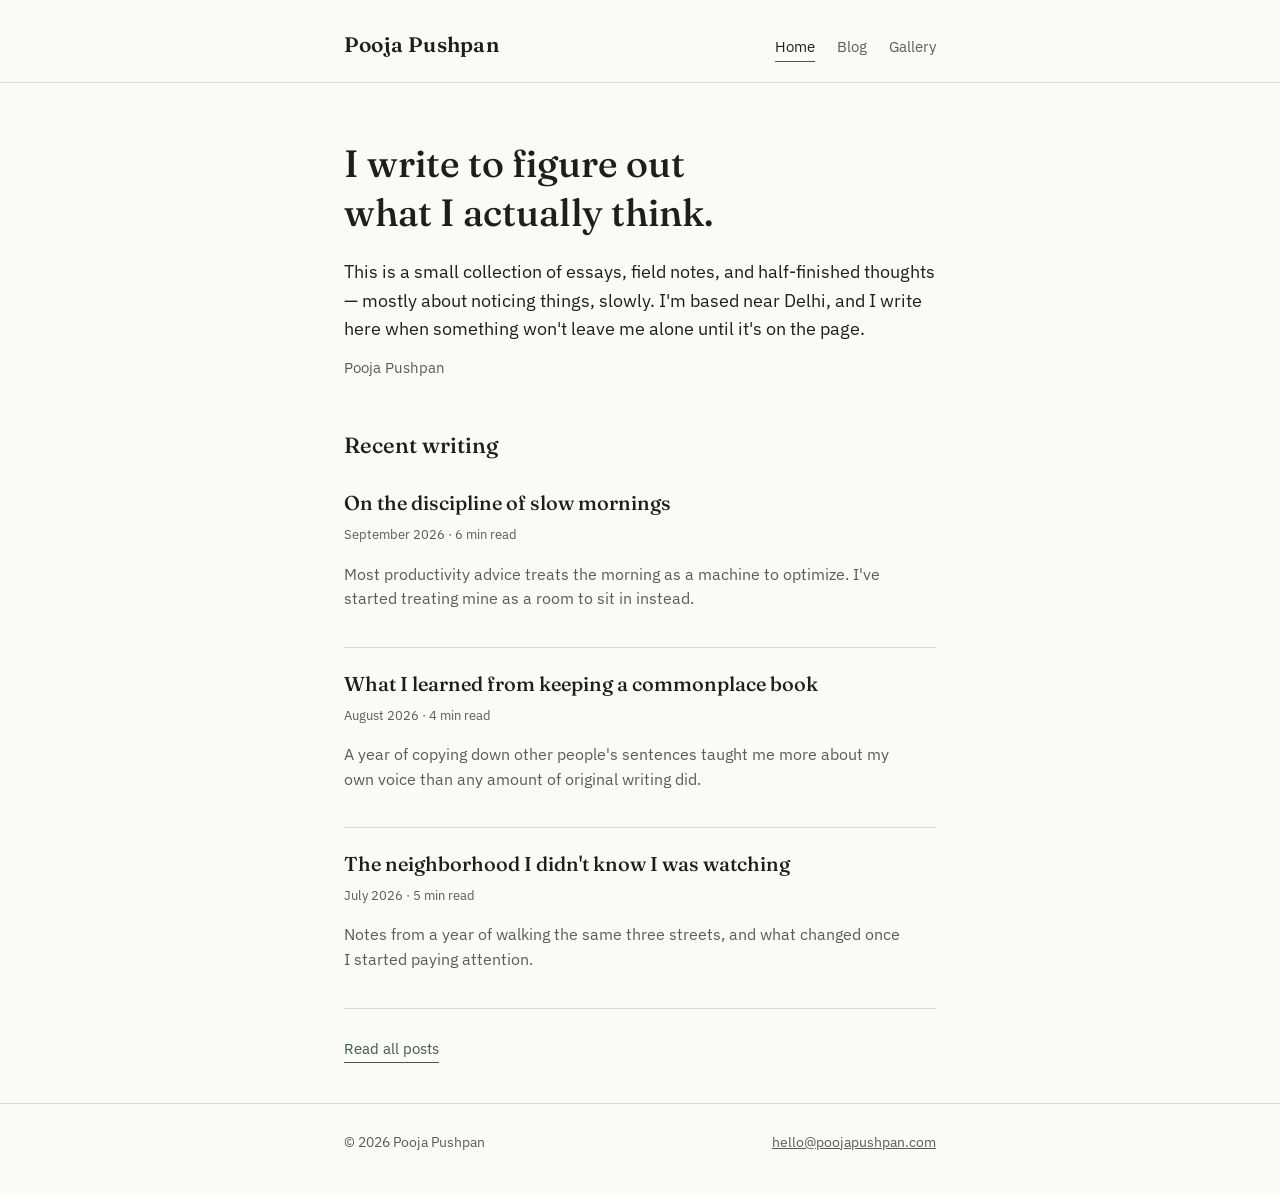
<file: index.html>
<!DOCTYPE html>
<html lang="en">
<head>
<meta charset="UTF-8">
<meta name="viewport" content="width=device-width, initial-scale=1.0">
<title>Pooja Pushpan — Writing</title>
<meta name="description" content="Essays and notes by Pooja Pushpan.">
<link rel="stylesheet" href="css/style.css">
</head>
<body>

<header class="site-header">
  <div class="header-inner">
    <a href="index.html" class="wordmark">Pooja Pushpan</a>
    <nav class="site-nav" aria-label="Primary">
      <a href="index.html" aria-current="page">Home</a>
      <a href="blog.html">Blog</a>
      <a href="gallery.html">Gallery</a>
    </nav>
  </div>
</header>

<main class="narrow">
  <div class="wrap">

    <section class="intro reduced-motion-fade">
      <h1>I write to figure out what I actually think.</h1>
      <p>This is a small collection of essays, field notes, and half-finished thoughts — mostly about noticing things, slowly. I'm based near Delhi, and I write here when something won't leave me alone until it's on the page.</p>
      <p class="byline">Pooja Pushpan</p>
    </section>

    <h2 class="section-heading">Recent writing</h2>
    <ul class="post-list">
      <li>
        <a class="post-title" href="post-slow-mornings.html">On the discipline of slow mornings</a>
        <div class="post-meta">September 2026 · 6 min read</div>
        <p class="post-excerpt">Most productivity advice treats the morning as a machine to optimize. I've started treating mine as a room to sit in instead.</p>
      </li>
      <li>
        <a class="post-title" href="blog.html">What I learned from keeping a commonplace book</a>
        <div class="post-meta">August 2026 · 4 min read</div>
        <p class="post-excerpt">A year of copying down other people's sentences taught me more about my own voice than any amount of original writing did.</p>
      </li>
      <li>
        <a class="post-title" href="blog.html">The neighborhood I didn't know I was watching</a>
        <div class="post-meta">July 2026 · 5 min read</div>
        <p class="post-excerpt">Notes from a year of walking the same three streets, and what changed once I started paying attention.</p>
      </li>
    </ul>
    <a class="see-all" href="blog.html">Read all posts</a>

  </div>
</main>

<footer class="site-footer">
  <div class="wrap">
    <span>© 2026 Pooja Pushpan</span>
    <span><a href="mailto:hello@poojapushpan.com">hello@poojapushpan.com</a></span>
  </div>
</footer>

</body>
</html>
</file>
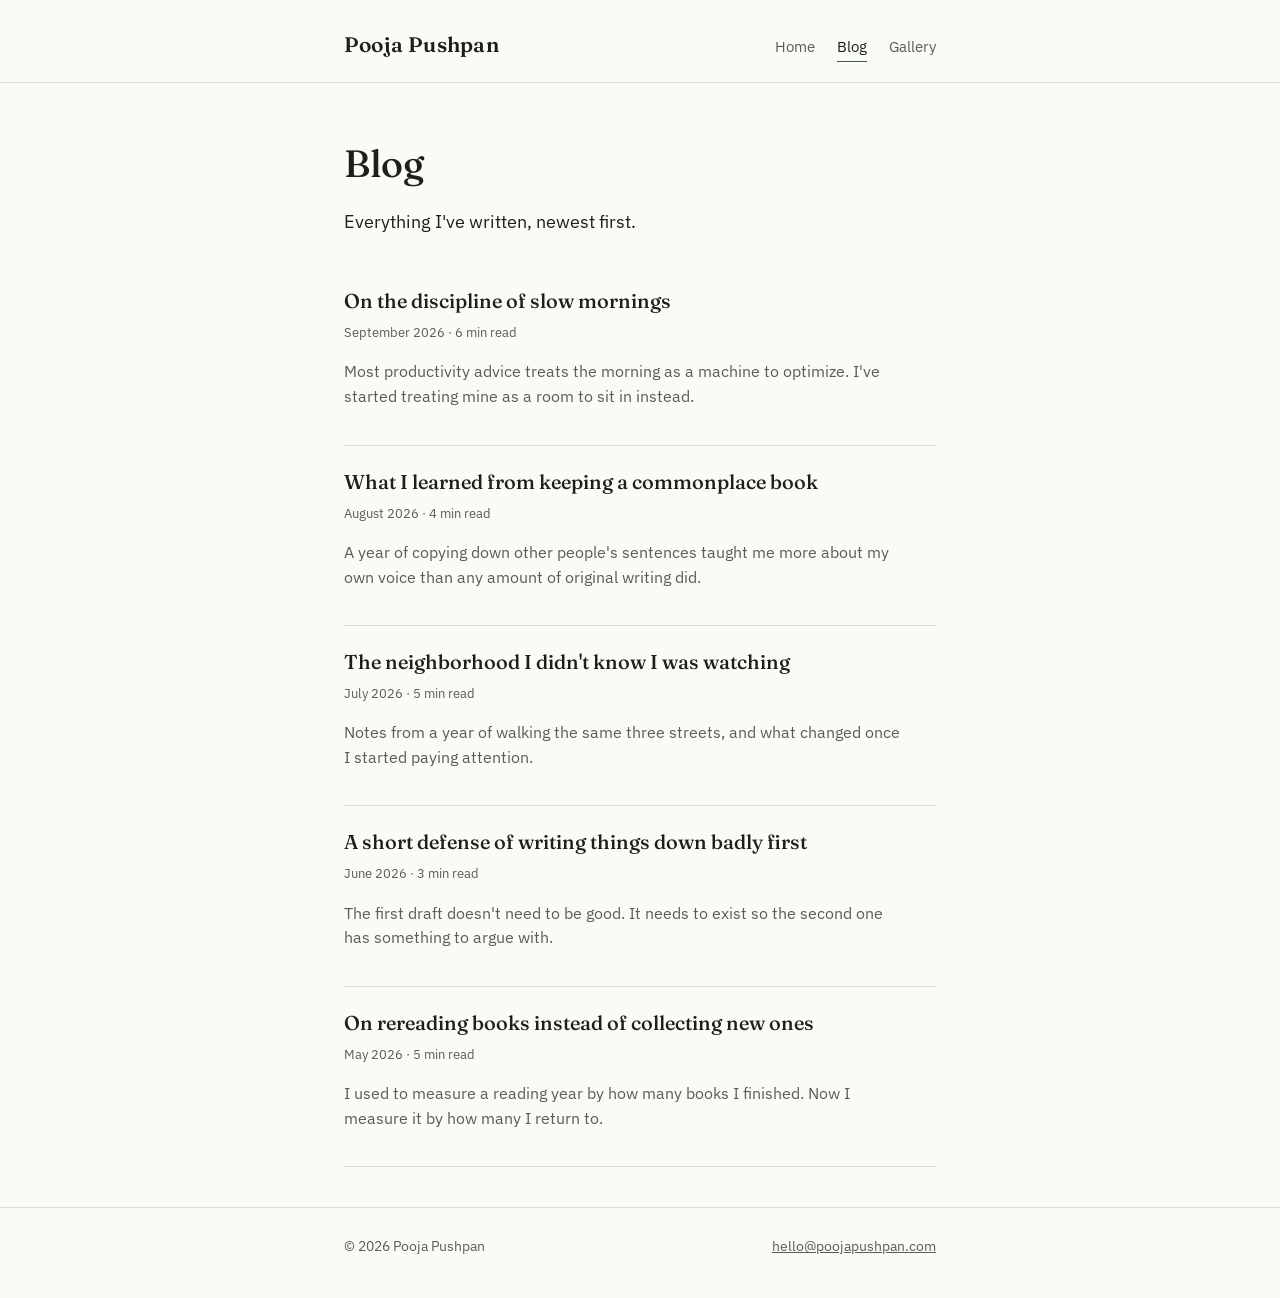
<file: blog.html>
<!DOCTYPE html>
<html lang="en">
<head>
<meta charset="UTF-8">
<meta name="viewport" content="width=device-width, initial-scale=1.0">
<title>Blog — Pooja Pushpan</title>
<meta name="description" content="All essays and posts by Pooja Pushpan.">
<link rel="stylesheet" href="css/style.css">
</head>
<body>

<header class="site-header">
  <div class="header-inner">
    <a href="index.html" class="wordmark">Pooja Pushpan</a>
    <nav class="site-nav" aria-label="Primary">
      <a href="index.html">Home</a>
      <a href="blog.html" aria-current="page">Blog</a>
      <a href="gallery.html">Gallery</a>
    </nav>
  </div>
</header>

<main class="narrow">
  <div class="wrap">

    <section class="intro reduced-motion-fade">
      <h1>Blog</h1>
      <p>Everything I've written, newest first.</p>
    </section>

    <ul class="post-list" style="margin-top: 48px;">
      <li>
        <a class="post-title" href="post-slow-mornings.html">On the discipline of slow mornings</a>
        <div class="post-meta">September 2026 · 6 min read</div>
        <p class="post-excerpt">Most productivity advice treats the morning as a machine to optimize. I've started treating mine as a room to sit in instead.</p>
      </li>
      <li>
        <a class="post-title" href="#">What I learned from keeping a commonplace book</a>
        <div class="post-meta">August 2026 · 4 min read</div>
        <p class="post-excerpt">A year of copying down other people's sentences taught me more about my own voice than any amount of original writing did.</p>
      </li>
      <li>
        <a class="post-title" href="#">The neighborhood I didn't know I was watching</a>
        <div class="post-meta">July 2026 · 5 min read</div>
        <p class="post-excerpt">Notes from a year of walking the same three streets, and what changed once I started paying attention.</p>
      </li>
      <li>
        <a class="post-title" href="#">A short defense of writing things down badly first</a>
        <div class="post-meta">June 2026 · 3 min read</div>
        <p class="post-excerpt">The first draft doesn't need to be good. It needs to exist so the second one has something to argue with.</p>
      </li>
      <li>
        <a class="post-title" href="#">On rereading books instead of collecting new ones</a>
        <div class="post-meta">May 2026 · 5 min read</div>
        <p class="post-excerpt">I used to measure a reading year by how many books I finished. Now I measure it by how many I return to.</p>
      </li>
    </ul>

  </div>
</main>

<footer class="site-footer">
  <div class="wrap">
    <span>© 2026 Pooja Pushpan</span>
    <span><a href="mailto:hello@poojapushpan.com">hello@poojapushpan.com</a></span>
  </div>
</footer>

</body>
</html>
</file>
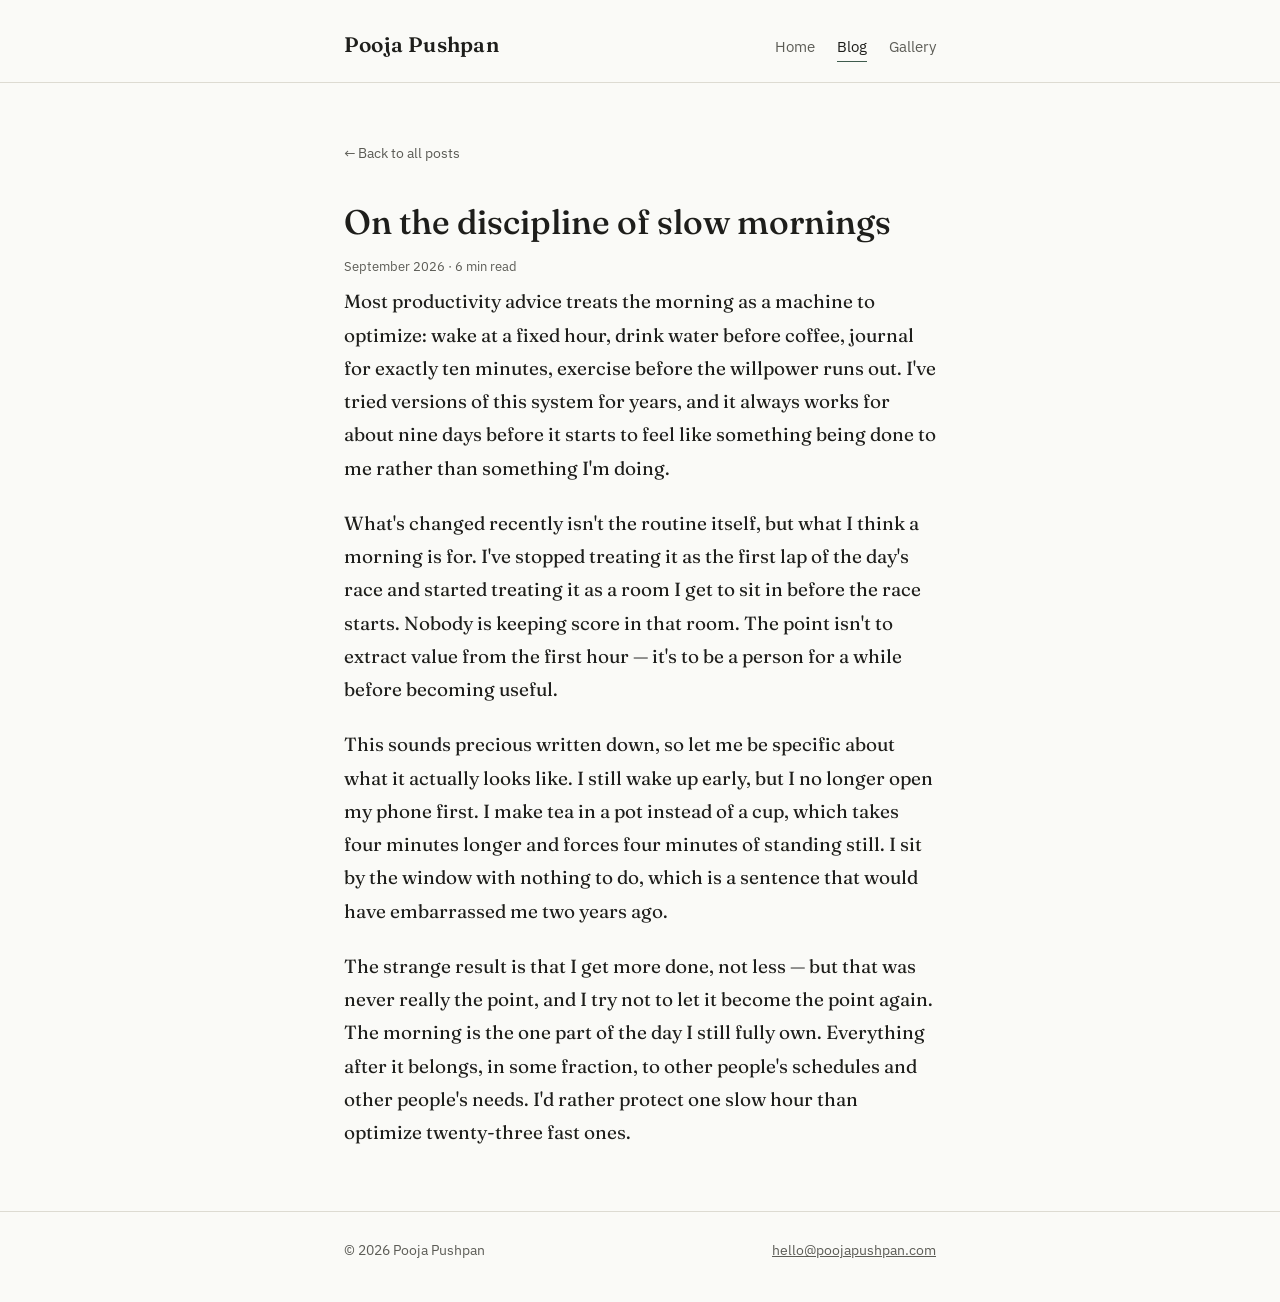
<file: post-slow-mornings.html>
<!DOCTYPE html>
<html lang="en">
<head>
<meta charset="UTF-8">
<meta name="viewport" content="width=device-width, initial-scale=1.0">
<title>On the discipline of slow mornings — Pooja Pushpan</title>
<meta name="description" content="Most productivity advice treats the morning as a machine to optimize. I've started treating mine as a room to sit in instead.">
<link rel="stylesheet" href="css/style.css">
</head>
<body>

<header class="site-header">
  <div class="header-inner">
    <a href="index.html" class="wordmark">Pooja Pushpan</a>
    <nav class="site-nav" aria-label="Primary">
      <a href="index.html">Home</a>
      <a href="blog.html" aria-current="page">Blog</a>
      <a href="gallery.html">Gallery</a>
    </nav>
  </div>
</header>

<main class="narrow">
  <div class="wrap">

    <a class="back-link" href="blog.html">← Back to all posts</a>

    <article>
      <header class="post-header">
        <h1>On the discipline of slow mornings</h1>
        <div class="post-meta">September 2026 · 6 min read</div>
      </header>

      <div class="post-body">
        <p>Most productivity advice treats the morning as a machine to optimize: wake at a fixed hour, drink water before coffee, journal for exactly ten minutes, exercise before the willpower runs out. I've tried versions of this system for years, and it always works for about nine days before it starts to feel like something being done to me rather than something I'm doing.</p>

        <p>What's changed recently isn't the routine itself, but what I think a morning is for. I've stopped treating it as the first lap of the day's race and started treating it as a room I get to sit in before the race starts. Nobody is keeping score in that room. The point isn't to extract value from the first hour — it's to be a person for a while before becoming useful.</p>

        <p>This sounds precious written down, so let me be specific about what it actually looks like. I still wake up early, but I no longer open my phone first. I make tea in a pot instead of a cup, which takes four minutes longer and forces four minutes of standing still. I sit by the window with nothing to do, which is a sentence that would have embarrassed me two years ago.</p>

        <p>The strange result is that I get more done, not less — but that was never really the point, and I try not to let it become the point again. The morning is the one part of the day I still fully own. Everything after it belongs, in some fraction, to other people's schedules and other people's needs. I'd rather protect one slow hour than optimize twenty-three fast ones.</p>
      </div>
    </article>

  </div>
</main>

<footer class="site-footer">
  <div class="wrap">
    <span>© 2026 Pooja Pushpan</span>
    <span><a href="mailto:hello@poojapushpan.com">hello@poojapushpan.com</a></span>
  </div>
</footer>

</body>
</html>
</file>
<file: css/style.css>
@import url('https://fonts.googleapis.com/css2?family=Fraunces:opsz,wght@9..144,400;9..144,500;9..144,600&family=IBM+Plex+Sans:wght@400;500&display=swap');

:root {
  --paper: #FAFAF7;
  --ink: #1E1E1B;
  --muted: #5C5C56;
  --accent: #3F5B4D;
  --line: #DDDBD2;
  --serif: 'Fraunces', Georgia, serif;
  --sans: 'IBM Plex Sans', -apple-system, sans-serif;
  --measure: 640px;
}

* { box-sizing: border-box; }

html { -webkit-text-size-adjust: 100%; }

body {
  margin: 0;
  background: var(--paper);
  color: var(--ink);
  font-family: var(--sans);
  font-size: 17px;
  line-height: 1.6;
}

a { color: inherit; }
a:focus-visible, button:focus-visible { outline: 2px solid var(--accent); outline-offset: 3px; }

.wrap {
  max-width: var(--measure);
  margin: 0 auto;
  padding: 0 24px;
}

/* Header */
header.site-header {
  border-bottom: 1px solid var(--line);
}

.header-inner {
  max-width: var(--measure);
  margin: 0 auto;
  padding: 28px 24px 20px;
  display: flex;
  justify-content: space-between;
  align-items: baseline;
  flex-wrap: wrap;
  gap: 12px;
}

.wordmark {
  font-family: var(--serif);
  font-size: 21px;
  font-weight: 600;
  text-decoration: none;
  letter-spacing: 0.01em;
}

nav.site-nav {
  display: flex;
  gap: 22px;
}

nav.site-nav a {
  font-size: 15px;
  text-decoration: none;
  color: var(--muted);
  padding-bottom: 2px;
  border-bottom: 1px solid transparent;
}

nav.site-nav a:hover,
nav.site-nav a[aria-current="page"] {
  color: var(--ink);
  border-bottom-color: var(--accent);
}

/* Main content spacing */
main {
  padding: 56px 0 40px;
}

main.narrow .wrap { max-width: var(--measure); }

/* Hero / intro */
.intro h1 {
  font-family: var(--serif);
  font-weight: 500;
  font-size: clamp(28px, 4vw, 38px);
  line-height: 1.3;
  margin: 0 0 20px;
  max-width: 15ch;
}

.intro p {
  font-size: 18px;
  color: var(--ink);
  max-width: 58ch;
}

.intro p.byline {
  color: var(--muted);
  font-size: 15px;
  margin-top: -6px;
}

.reduced-motion-fade {
  animation: fadeUp 0.6s ease-out;
}

@keyframes fadeUp {
  from { opacity: 0; transform: translateY(6px); }
  to { opacity: 1; transform: translateY(0); }
}

@media (prefers-reduced-motion: reduce) {
  .reduced-motion-fade { animation: none; }
}

/* Section headings */
.section-heading {
  font-family: var(--serif);
  font-size: 22px;
  font-weight: 500;
  margin: 64px 0 24px;
  padding-top: 32px;
  border-top: 1px solid var(--line);
}

main .section-heading:first-child,
.intro + .section-heading {
  border-top: none;
  padding-top: 0;
  margin-top: 48px;
}

/* Post list (blog index + home preview) */
ul.post-list {
  list-style: none;
  margin: 0;
  padding: 0;
}

ul.post-list li {
  padding: 20px 0;
  border-bottom: 1px solid var(--line);
}

ul.post-list li:first-child { padding-top: 0; }

.post-list .post-title {
  display: block;
  font-family: var(--serif);
  font-size: 20px;
  font-weight: 500;
  text-decoration: none;
  color: var(--ink);
  margin-bottom: 6px;
}

.post-list .post-title:hover { color: var(--accent); }

.post-meta {
  font-size: 13px;
  color: var(--muted);
  margin-bottom: 8px;
}

.post-excerpt {
  color: var(--muted);
  font-size: 15.5px;
  max-width: 56ch;
}

.see-all {
  display: inline-block;
  margin-top: 28px;
  font-size: 15px;
  color: var(--accent);
  text-decoration: none;
  border-bottom: 1px solid var(--accent);
  padding-bottom: 1px;
}

/* Gallery */
.gallery-grid {
  display: grid;
  grid-template-columns: repeat(2, 1fr);
  gap: 28px 20px;
}

.gallery-item img {
  width: 100%;
  height: auto;
  display: block;
  border: 1px solid var(--line);
}

.gallery-caption {
  font-size: 13.5px;
  color: var(--muted);
  margin-top: 8px;
}

@media (min-width: 620px) {
  .gallery-grid { grid-template-columns: repeat(3, 1fr); }
}

/* Single post page */
.post-body {
  font-family: var(--serif);
  font-size: 19px;
  line-height: 1.75;
}

.post-body p { margin: 0 0 22px; }

.post-header h1 {
  font-family: var(--serif);
  font-weight: 500;
  font-size: clamp(26px, 4vw, 34px);
  line-height: 1.3;
  margin: 0 0 12px;
}

.back-link {
  display: inline-block;
  font-size: 14px;
  color: var(--muted);
  text-decoration: none;
  margin-bottom: 36px;
}

.back-link:hover { color: var(--accent); }

/* Footer */
footer.site-footer {
  border-top: 1px solid var(--line);
  padding: 28px 0 40px;
}

footer.site-footer .wrap {
  display: flex;
  justify-content: space-between;
  flex-wrap: wrap;
  gap: 10px;
  font-size: 13.5px;
  color: var(--muted);
}

footer.site-footer a {
  color: var(--muted);
  text-decoration: underline;
}

@media (max-width: 480px) {
  .header-inner { flex-direction: column; align-items: flex-start; }
  main { padding: 40px 0 32px; }
}
</file>
